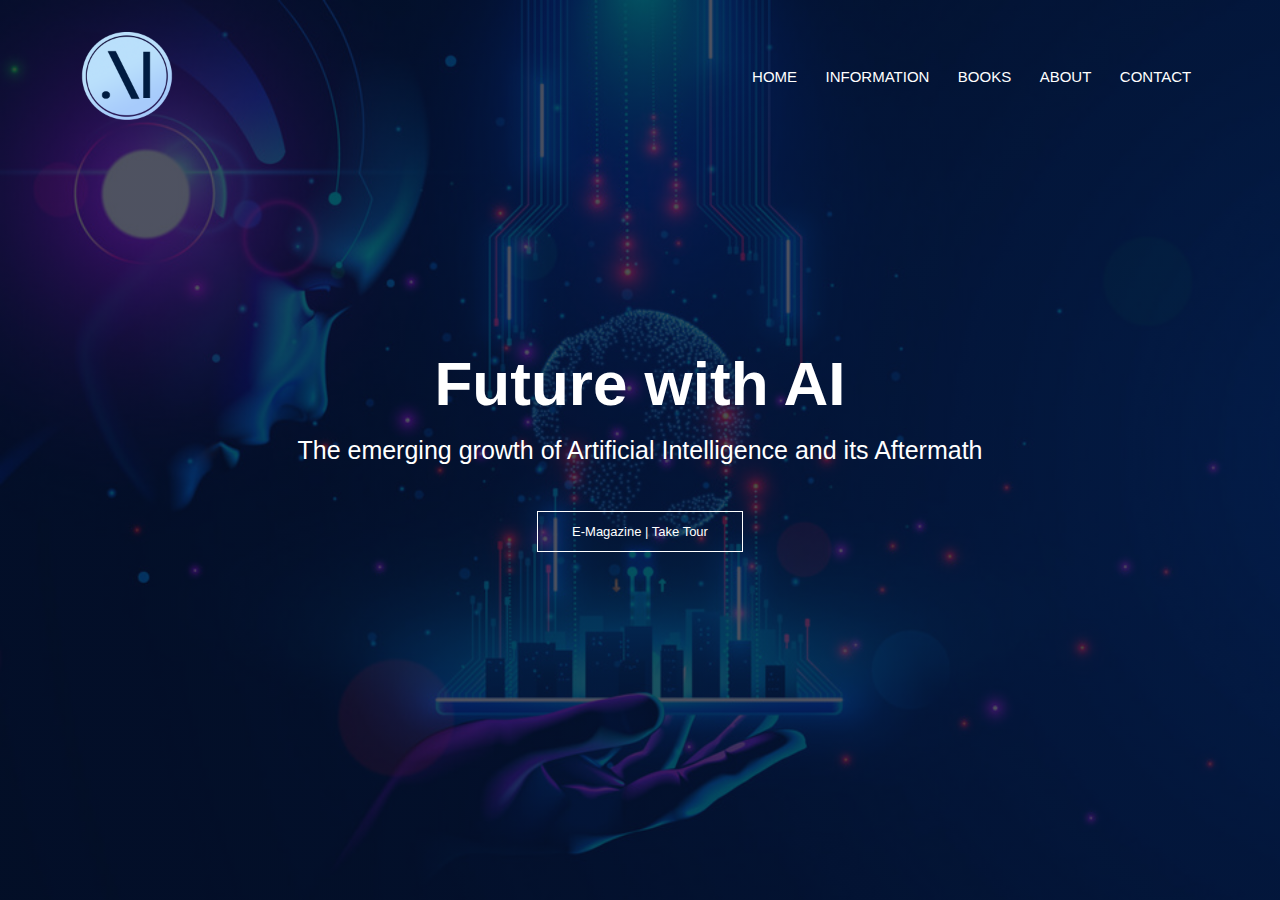
<file: index.html>
<!DOCTYPE html>
<html lang="en">
<head>
    <meta charset="UTF-8">
    <meta http-equiv="X-UA-Compatible" content="IE=edge">
    <meta name="viewport" content="width=device-width, initial-scale=1.0">
    <link href="https://cdn.jsdelivr.net/npm/bootstrap@5.3.0-alpha1/dist/css/bootstrap.min.css" rel="stylesheet" integrity="sha384-GLhlTQ8iRABdZLl6O3oVMWSktQOp6b7In1Zl3/Jr59b6EGGoI1aFkw7cmDA6j6gD" crossorigin="anonymous">
    <link rel="stylesheet" href="https://cdn.jsdelivr.net/npm/bootstrap-icons@1.10.3/font/bootstrap-icons.css">
    <title>Future with AI</title>
    <link rel="stylesheet" href="style.css">
</head>
<body>

    <section class="header">
        <nav>
            <a href="index.html"><img src="images/logo.png" height="100px" width="100px"></a>
            <div class="nav-links" id="navLinks">
                <!-- CLOSE ICON -->
                <i class="bi bi-x-circle-fill" style="color: white;" onclick="hideMenu()"></i>  
                <ul>
                    <li><a href="index.html">HOME</a></li>
                    <li><a href="information.html">INFORMATION</a></li>
                    <li><a href="book.html">BOOKS</a></li>
                    <li><a href="about.html">ABOUT</a></li>
                    <li><a href="feedback.html">CONTACT</a></li>
                </ul>
            </div>
            <!-- MENU ICON -->
            <i class="bi bi-list" style="color: white;" onclick="showMenu()"></i>
        </nav>
        
        <div class="text-box">
            <h1>Future with AI</h1>
            <p>The emerging growth of Artificial Intelligence and its Aftermath</p>
            <a href="information.html" class="open-btn">E-Magazine | Take Tour</a>

        </div>
    </section>


<!-- <div style="background-color: lightblue;"> -->


    <!-- INFORMATION-->
    <!-- <section class="information" id="information">
      <h1 class="t"> <b> ARTIFICIAL INTELLIGENCE</b></h1>
      <p>the theory and development of computer systems able to perform 
        tasks that normally require human intelligence, such as visual
        perception, speech recognition, decision-making, and translation
        between languages.</p>
       <center><a href="https://www.ibm.com/topics/artificial-intelligence" target="_blank" class="open-btn" style="color: black;">Read More</a></center><br><br> 
      
        <div class="row"> -->

        <!-- NARROW -->
          <!-- <div class="information-col">
            <b><h3>Artificial Narrow Intelligence</h3></b>
            <p> is defined as the goal-oriented version of AI designed to better 
              perform a single task such as tracking weather updates, generating 
              data science reports by analyzing raw data, or playing games such as
               poker, chess, etc. What is artificial narrow intelligence examples?
               Image result for artificial narrow intelligence
               Examples of narrow AI They are as follows: Image and facial recognition systems. 
               These systems, including those used by social media companies
                like Facebook and Google to automatically identify people in 
                photographs, are forms of weak AI. Chatbots and conversational 
                assistants.</p>
                <center><a href="https://www.engati.com/glossary/artificial-narrow-intelligence" target="_blank" class="open-btn" style="color: black;">Read More</a></center><br><br> 
          </div> -->

          <!-- GENERAL -->
          <!-- <div class="information-col">
           <b> <h3>Artificial General Intelligence</h3></b>
            <p> Artificial general intelligence (AGI) is the representation of
               generalized human cognitive abilities in software so that,
                faced with an unfamiliar task, the AGI system could find a 
                solution.AGI can plan, gain cognitive abilities, make judgments, 
              handle uncertain 
              situations, use prior knowledge in decision-making, or increase accuracy 
              with such a solid AI base. AGI can make it possible for machines to carry 
              out creative, imaginative, and innovative jobs. Achieving strong AI has 
              significant challenges.</p>
              <center><a href="https://www.techtarget.com/searchenterpriseai/definition/artificial-general-intelligence-AGI" target="_blank" class="open-btn" style="color: black;">Read More</a></center><br><br>
          </div> -->

          <!-- SUPER -->
          <!-- <div class="information-col">
            <b><h3>Artificial Super Intelligence</h3></b>
            <p> What is super artificial intelligence?
              Artificial superintelligence (ASI) entails having a software-based
               system with intellectual powers beyond those of humans across a 
               comprehensive range of categories and fields of endeavor. Thus, the
                simplest example of a superintelligence may be an emulated human
                 mind run on much faster hardware than the brain.</p>
                 <center><a href="https://www.spiceworks.com/tech/artificial-intelligence/articles/super-artificial-intelligence/" target="_blank" class="open-btn" style="color: black;">Read More</a></center>
                </div><br><br>
          
          
        </div> -->
        <!-- <center><a href="Index.html" class="open-btn" style="color: black;">Back to top</a></center>
    </section><br><br><br> -->

<!-- BOOK-->

<!-- <section class="book" id="Book">
    <h1> <b> BOOK SECTION </b></h1><br><br>
     Today’s media represents AI in many ways, both good and bad—from the fear of machines taking over all human jobs and portrayals of evil AIs via Hollywood to the much-lauded potential of curing cancer and making our lives easier. Of course, the truth is somewhere in between.
     While there are obviously valid concerns about how the future of artificial intelligence will play out (and the social implications), the reality is that the technology is currently used in companies across all industries.
      AI is used everywhere—IoT (Internet of Things) and home devices, commercial and industrial robots, autonomous vehicles, drones, digital assistants, and even wearables. And that’s just the start. AI will drive future user experiences that are immersive, continuous, ambient, and conversational. These conversational services (e.g., chatbots and virtual agents) are currently exploding, while AI will continue to improve these contextual experiences.
      It used to be that AI was quite expensive, and a luxury reserved for specific industries. Now it’s accessible for everyone in every industry, including you. We’ll cover the modern enterprise-level AI techniques available that allow you to both create models efficiently and implement them into your environment. While not meant as an in-depth technical guide, the book is intended as a starting point for your journey into learning more and building applications that implement AI.</p>
    <br>Today, the amount of data that is generated, by both humans and machines, far outpaces humans' ability to absorb, interpret, and make complex decisions based on that data. Artificial intelligence forms the basis for all computer learning and is the future of all complex decision making.


    <div class="row">
      <div class="book-col">
        <img src="images/book1.jpg">
        <div class="layer">
          <h3>
           <a href="https://read.amazon.com/kp/embed?linkCode=kpe&ref_=cm_sw_r_kb_dp_SDW0KRKQ3ZQT8MVTHH9T&asin=B00CQYAWRY&tag=kpembed-20&amazonDeviceType=A2CLFWBIMVSE9N&from=Bookcard&preview=newtab&reshareId=AYG1D2WVWPJ7MHR1RCTN&reshareChannel=system"
           target="_blank">Click to read</a> </h3>
        </div>
      </div>


      <div class="book-col">
        <img src="images/book2.jpg">
        <div class="layer">
          <h3>
            <a href="https://read.amazon.com/kp/embed?linkCode=kpe&ref_=cm_sw_r_kb_dp_YV1GD3FNSCR829FZ7J9G&asin=B09985PX3K&tag=kpembed-20&amazonDeviceType=A2CLFWBIMVSE9N&from=Bookcard&preview=newtab&reshareId=C81NQNDPZ1V4HE6Y4XYF&reshareChannel=system"
            target="_blank">Click to read</a> </h3>
        </div>
      </div>


      <div class="book-col">
        <img src="images/book3.jpg">
        <div class="layer">
          <h3>
            <a href="https://read.amazon.com/kp/embed?linkCode=kpe&ref_=cm_sw_r_kb_dp_P666S4KQMR6FMJEE6BJ0&asin=B07DPPM9C5&tag=kpembed-20&amazonDeviceType=A2CLFWBIMVSE9N&from=Bookcard&preview=newtab&reshareId=TCMSWH0RBY5MA68XSG0A&reshareChannel=system"
            target="_blank">Click to read</a> </h3>
        </div>
      </div>




      <div class="book-col">
        <img src="images/book4.jpg">
        <div class="layer"><h3>
          <a href="https://read.amazon.com/kp/embed?linkCode=kpe&ref_=cm_sw_r_kb_dp_3TMH5XTA391FQMNZXXZW&asin=B00LOOCGB2&tag=kpembed-20&amazonDeviceType=A2CLFWBIMVSE9N&from=Bookcard&preview=newtab&reshareId=HD0XR6XSXDWWFAFXCJNA&reshareChannel=system"
          target="_blank">Click to read</a> </h3>
        </div>
      </div>


      <div class="book-col">
        <img src="images/book5.jpg">
        <div class="layer">
          <h3>
            <a href="https://read.amazon.com/kp/embed?linkCode=kpe&ref_=cm_sw_r_kb_dp_6NTX4C32SER41ZPPP4KB&asin=B0795DNWCF&tag=kpembed-20&amazonDeviceType=A2CLFWBIMVSE9N&from=Bookcard&preview=newtab&reshareId=5ZJ4PH63DPST3DAZ9QRV&reshareChannel=system"
            target="_blank">Click to read</a> </h3>
        </div>
      </div>


      <div class="book-col">
        <img src="images/book6.jpg">
        <div class="layer">
          <h3>
            <a href="https://read.amazon.com/kp/embed?linkCode=kpe&ref_=cm_sw_r_kb_dp_J9ZD7JMGDVYTBYNG72RD&asin=B07H2M361D&tag=kpembed-20&amazonDeviceType=A2CLFWBIMVSE9N&from=Bookcard&preview=newtab&reshareId=829SD69AG25QQWD8RNM8&reshareChannel=system"
            target="_blank">Click to read</a> </h3>
        </div>
      </div>
    </div>


    <br><center><a href="Index.html" class="open-btn" style="color: black;">Back to top</a></center>
</section><br><br><br>  -->



<!-- ABOUT -->
<!-- <div class="about" id="about">
    <h1> <b> ABOUT US </b></h1>
    <p>Lorem ipsum dolor sit amet consectetur adipisicing elit. Quis,
       repellat officia quidem, dicta natus cum nemo a quisquam neque 
       ad minus, tempora atque ipsum voluptate ipsa laboriosam 
       eveniet? Perspiciatis, molestias.</p>
    
       <div class="row">

        <div class="about-col">
          <img src="images/tech.png">
          <h3>FUTURE WITH ARTIFICIAL INTELLIGENCE</h3>
          <p>Lorem ipsum dolor sit amet consectetur adipisicing elit. Quis,
            repellat officia quidem, dicta natus cum nemo a quisquam neque 
            ad minus, tempora atque ipsum voluptate ipsa laboriosam 
            eveniet? Perspiciatis, molestias.</p>
        </div>

        <div class="about-col">
          <img src="images/aa.jpg">
          <h3>MACHINERY / ROBOT</h3>
          <p>Lorem ipsum dolor sit amet consectetur adipisicing elit. Quis,
            repellat officia quidem, dicta natus cum nemo a quisquam neque 
            ad minus, tempora atque ipsum voluptate ipsa laboriosam 
            eveniet? Perspiciatis, molestias.</p>
        </div>

        <div class="about-col">
          <img src="images/open.png">
          <h3>OPEN AI</h3>
          <p>Lorem ipsum dolor sit amet consectetur adipisicing elit. Quis,
            repellat officia quidem, dicta natus cum nemo a quisquam neque 
            ad minus, tempora atque ipsum voluptate ipsa laboriosam 
            eveniet? Perspiciatis, molestias.</p>
        </div>

       </div>

       <center><a href="Index.html" class="open-btn" style="color: black;">Back to top</a></center>
</div> -->



<!-- COMMENTS -->
<!-- <div class="comment">
  <h1>FEEDBACKS</h1>
  <p>What are your opinion regarding the Artificial Intelligence</p>
 
 <div class="row">
  <div class="comment-col">
      <img src="images/user.png">
      <div>
        <p>Lorem ipsum dolor sit amet consectetur adipisicing elit. Aliquid, 
          beatae facere. Cum commodi eaque ipsum. Ipsum exercitationem omnis
           nemo similique enim nam? Delectus, rem minus quis voluptatum officiis 
           nostrum impedit.</p>
          <h3>Sofiya Hadasa</h3>
      </div>
  </div>

  <div class="comment-col">
    <img src="images/user.png">
    <div>
      <p>Lorem ipsum dolor sit amet consectetur adipisicing elit. Aliquid, 
        beatae facere. Cum commodi eaque ipsum. Ipsum exercitationem omnis
         nemo similique enim nam? Delectus, rem minus quis voluptatum officiis 
         nostrum impedit.</p>
        <h3>Tristan Montemayor</h3>
    </div>
</div>
</div>
</div>



<section class="feedback">
    <h1>Let us know what are your thoughts.</h1>
    <a href="" class="open-btn">CONTACT US</a>
</section>
 -->


<!-- FOOTER -->
  <!-- <section class="footer">
    <h4>About Us</h4>
    <p>Lorem ipsum dolor sit amet consectetur adipisicing elit. Aliquid, 
      beatae facere. Cum commodi eaque ipsum. <br> Ipsum exercitationem omnis
       nemo similique enim nam? Delectus, rem minus quis voluptatum officiis 
       nostrum impedit.</p>

       <div class="icon">
        <i class="bi bi-facebook"></i>
        <i class="bi bi-twitter"></i>
        <i class="bi bi-instagram"></i>
        <i class="bi bi-tiktok"></i>
       </div>
       <p>Mariyah Ysabelle, 2023</p>
  </section>
 -->














<!-- JAVASCRIPT FOR MENU -->
    <script> 
        navLinks = document.getElementById("navLinks");

        function showMenu(){
            navLinks.style.right = "0";
        }

        function hideMenu(){
            navLinks.style.right = "-200px";
        }
    </script>



    <script src="https://cdn.jsdelivr.net/npm/bootstrap@5.3.0-alpha1/dist/js/bootstrap.bundle.min.js" integrity="sha384-w76AqPfDkMBDXo30jS1Sgez6pr3x5MlQ1ZAGC+nuZB+EYdgRZgiwxhTBTkF7CXvN" crossorigin="anonymous"></script>
</body>
</html>
</file>
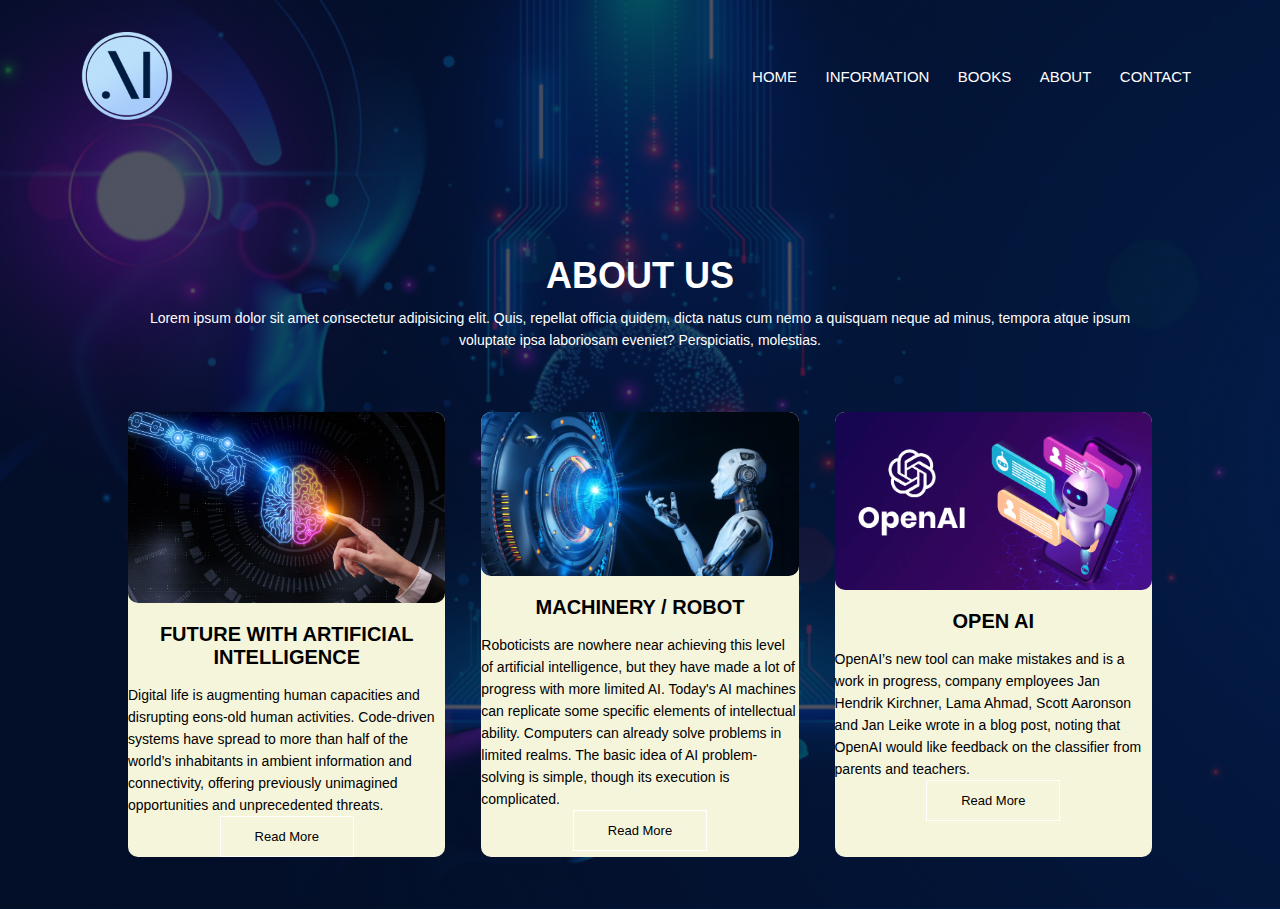
<file: about.html>
<!DOCTYPE html>
<html lang="en">
<head>
    <meta charset="UTF-8">
    <meta http-equiv="X-UA-Compatible" content="IE=edge">
    <meta name="viewport" content="width=device-width, initial-scale=1.0">
    <link href="https://cdn.jsdelivr.net/npm/bootstrap@5.3.0-alpha1/dist/css/bootstrap.min.css" rel="stylesheet" integrity="sha384-GLhlTQ8iRABdZLl6O3oVMWSktQOp6b7In1Zl3/Jr59b6EGGoI1aFkw7cmDA6j6gD" crossorigin="anonymous">
    <link rel="stylesheet" href="https://cdn.jsdelivr.net/npm/bootstrap-icons@1.10.3/font/bootstrap-icons.css">
    <title>About</title>
    <link rel="stylesheet" href="style.css">
</head>
<body>

    <section class="header">
        <nav>
            <a href="index.html"><img src="images/logo.png" height="100px" width="100px"></a>
            <div class="nav-links" id="navLinks">
                <!-- CLOSE ICON -->
                <i class="bi bi-x-circle-fill" style="color: white;" onclick="hideMenu()"></i>  
                <ul>
                    <li><a href="index.html">HOME</a></li>
                    <li><a href="information.html">INFORMATION</a></li>
                    <li><a href="book.html">BOOKS</a></li>
                    <li><a href="about.html">ABOUT</a></li>
                    <li><a href="feedback.html">CONTACT</a></li>
                </ul>
            </div>
            <!-- MENU ICON -->
            <i class="bi bi-list" style="color: white;" onclick="showMenu()"></i>
        </nav>
        




<!-- ABOUT -->
<div class="about" id="about" >
    <h1 style="color: white;"> <b> ABOUT US </b></h1>
    <p style="color: white;">Lorem ipsum dolor sit amet consectetur adipisicing elit. Quis,
       repellat officia quidem, dicta natus cum nemo a quisquam neque 
       ad minus, tempora atque ipsum voluptate ipsa laboriosam 
       eveniet? Perspiciatis, molestias.</p>
    
       <div class="row">

        <div class="about-col" style="background-color: beige;">
          <img src="images/tech.png">
          <h3 >FUTURE WITH ARTIFICIAL INTELLIGENCE</h3>
          <p >Digital life is augmenting human capacities and disrupting eons-old human
             activities. Code-driven systems have spread to more than half of the world’s inhabitants in ambient
              information and connectivity, offering previously unimagined opportunities and unprecedented threats.
              </p>
            <center><a href="https://www.pewresearch.org/internet/2018/12/10/artificial-intelligence-and-the-future-of-humans/" target="_blank" class="open-btn" style="color: black;">Read More</a></center>
        </div>

        <div class="about-col" style="background-color: beige;">
          <img src="images/aa.jpg">
          <h3 >MACHINERY / ROBOT</h3>
          <p >Roboticists are nowhere near achieving this level of artificial intelligence, but they have made a lot of progress with more limited AI. Today's AI
             machines can replicate some specific elements of intellectual ability.
            Computers can already solve problems in limited realms. The basic idea of AI
             problem-solving is simple, though its execution is complicated.  </p>
            <center><a href="https://science.howstuffworks.com/robot6.htm" target="_blank" class="open-btn" style="color: black;">Read More</a></center>
        </div>

        <div class="about-col" style="background-color: beige;">
          <img src="images/open.png">
          <h3>OPEN AI</h3>
          <p >OpenAI’s new tool can make mistakes and is a work in progress, company employees Jan 
            Hendrik Kirchner, Lama Ahmad, Scott Aaronson and Jan Leike wrote in a blog post, noting that OpenAI would like 
            feedback on the classifier from parents and teachers.</p>
            <center><a href="https://www.cnbc.com/2023/01/31/openai-launches-classifier-for-text-written-by-ai-after-chatgpt-buzz.html" target="_blank" class="open-btn" style="color: black;">Read More</a></center>
        </div>

       </div>

      
</div>







        </div>
    </section>

    

<!-- JAVASCRIPT FOR MENU -->
<script> 
    navLinks = document.getElementById("navLinks");

    function showMenu(){
        navLinks.style.right = "0";
    }

    function hideMenu(){
        navLinks.style.right = "-200px";
    }
</script>



<script src="https://cdn.jsdelivr.net/npm/bootstrap@5.3.0-alpha1/dist/js/bootstrap.bundle.min.js" integrity="sha384-w76AqPfDkMBDXo30jS1Sgez6pr3x5MlQ1ZAGC+nuZB+EYdgRZgiwxhTBTkF7CXvN" crossorigin="anonymous"></script>
</body>
</html>
</file>
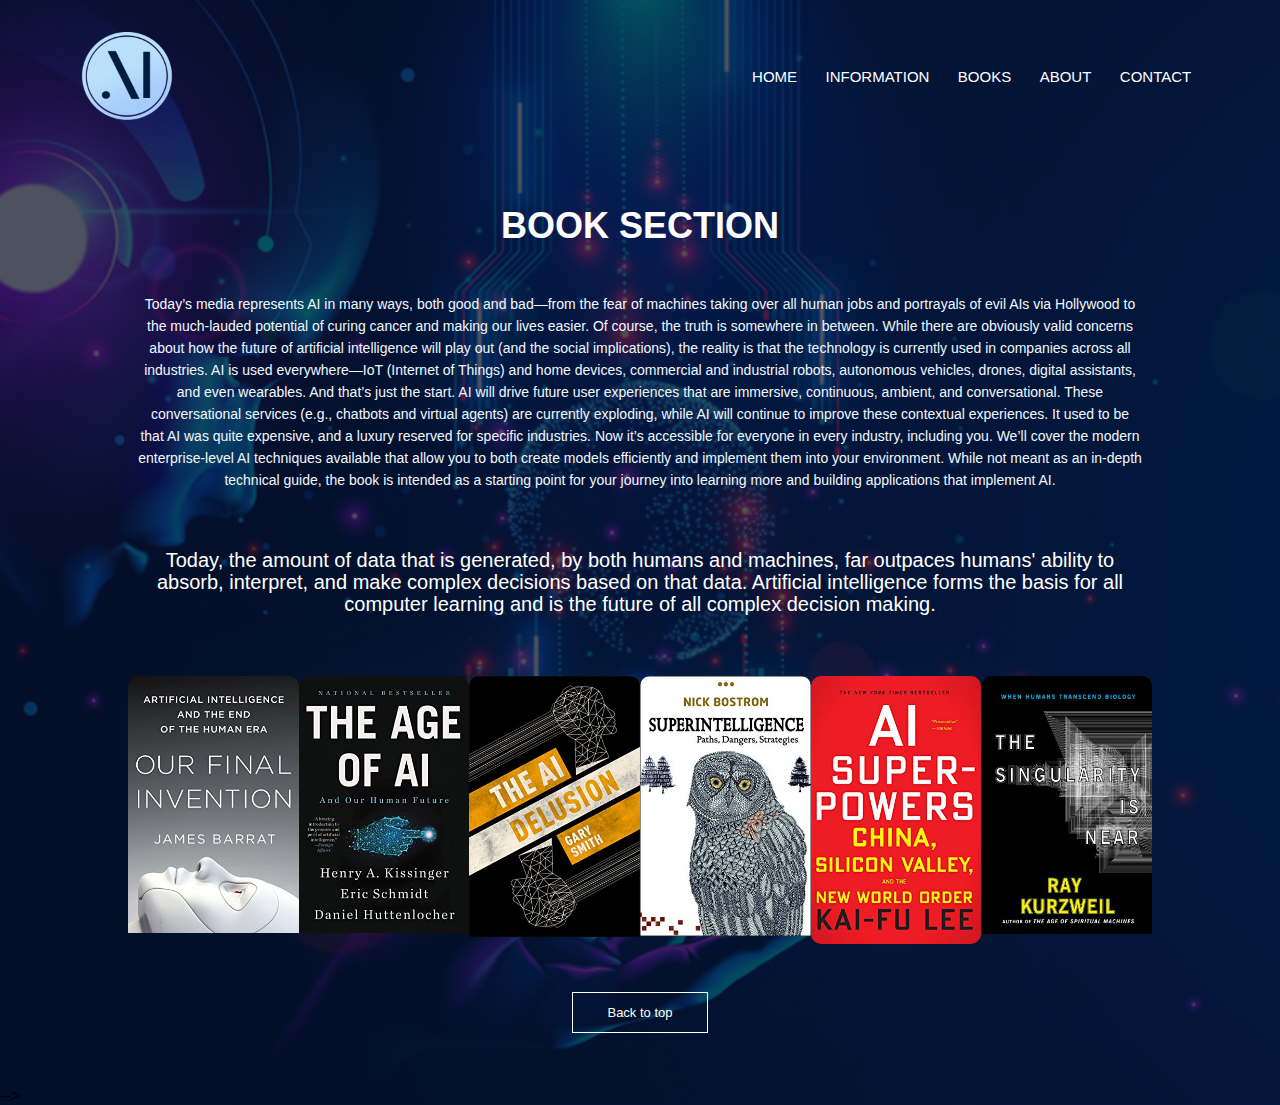
<file: book.html>
<!DOCTYPE html>
<html lang="en">
<head>
    <meta charset="UTF-8">
    <meta http-equiv="X-UA-Compatible" content="IE=edge">
    <meta name="viewport" content="width=device-width, initial-scale=1.0">
    <link href="https://cdn.jsdelivr.net/npm/bootstrap@5.3.0-alpha1/dist/css/bootstrap.min.css" rel="stylesheet" integrity="sha384-GLhlTQ8iRABdZLl6O3oVMWSktQOp6b7In1Zl3/Jr59b6EGGoI1aFkw7cmDA6j6gD" crossorigin="anonymous">
    <link rel="stylesheet" href="https://cdn.jsdelivr.net/npm/bootstrap-icons@1.10.3/font/bootstrap-icons.css">
    <title>Book</title>
    <link rel="stylesheet" href="style.css">
</head>
<body>

    <section class="header">
        <nav>
            <a href="index.html"><img src="images/logo.png" height="100px" width="100px"></a>
            <div class="nav-links" id="navLinks">
                <!-- CLOSE ICON -->
                <i class="bi bi-x-circle-fill" style="color: white;" onclick="hideMenu()"></i>  
                <ul>
                    <li><a href="index.html">HOME</a></li>
                    <li><a href="information.html">INFORMATION</a></li>
                    <li><a href="book.html">BOOKS</a></li>
                    <li><a href="about.html">ABOUT</a></li>
                    <li><a href="feedback.html">CONTACT</a></li>
                </ul>
            </div>
            <!-- MENU ICON -->
            <i class="bi bi-list" style="color: white;" onclick="showMenu()"></i>
        </nav>
        




<!-- BOOK-->

<section class="book" id="Book">
    <h1 style="color: white; " > <b> BOOK SECTION </b></h1><br><br>
    <p style="color: aliceblue;"> Today’s media represents AI in many ways, both good and bad—from the fear of machines taking over all human jobs and portrayals of evil AIs via Hollywood to the much-lauded potential of curing cancer and making our lives easier. Of course, the truth is somewhere in between.
     While there are obviously valid concerns about how the future of artificial intelligence will play out (and the social implications), the reality is that the technology is currently used in companies across all industries.
      AI is used everywhere—IoT (Internet of Things) and home devices, commercial and industrial robots, autonomous vehicles, drones, digital assistants, and even wearables. And that’s just the start. AI will drive future user experiences that are immersive, continuous, ambient, and conversational. These conversational services (e.g., chatbots and virtual agents) are currently exploding, while AI will continue to improve these contextual experiences.
      It used to be that AI was quite expensive, and a luxury reserved for specific industries. Now it’s accessible for everyone in every industry, including you. We’ll cover the modern enterprise-level AI techniques available that allow you to both create models efficiently and implement them into your environment. While not meant as an in-depth technical guide, the book is intended as a starting point for your journey into learning more and building applications that implement AI.</p>
    </p><br> <p style="color: white; font-size: 20px"> Today, the amount of data that is generated, by both humans and machines, far outpaces humans' ability to absorb, interpret, and make complex decisions based on that data. Artificial intelligence forms the basis for all computer learning and is the future of all complex decision making.
    </p>

    <div class="row">
      <div class="book-col">
        <img src="images/book1.jpg">
        <div class="layer">
          <h3>
           <a href="https://read.amazon.com/kp/embed?linkCode=kpe&ref_=cm_sw_r_kb_dp_SDW0KRKQ3ZQT8MVTHH9T&asin=B00CQYAWRY&tag=kpembed-20&amazonDeviceType=A2CLFWBIMVSE9N&from=Bookcard&preview=newtab&reshareId=AYG1D2WVWPJ7MHR1RCTN&reshareChannel=system"
           target="_blank">Click to read</a> </h3>
        </div>
      </div>


      <div class="book-col">
        <img src="images/book2.jpg">
        <div class="layer">
          <h3>
            <a href="https://read.amazon.com/kp/embed?linkCode=kpe&ref_=cm_sw_r_kb_dp_YV1GD3FNSCR829FZ7J9G&asin=B09985PX3K&tag=kpembed-20&amazonDeviceType=A2CLFWBIMVSE9N&from=Bookcard&preview=newtab&reshareId=C81NQNDPZ1V4HE6Y4XYF&reshareChannel=system"
            target="_blank">Click to read</a> </h3>
        </div>
      </div>


      <div class="book-col">
        <img src="images/book3.jpg">
        <div class="layer">
          <h3>
            <a href="https://read.amazon.com/kp/embed?linkCode=kpe&ref_=cm_sw_r_kb_dp_P666S4KQMR6FMJEE6BJ0&asin=B07DPPM9C5&tag=kpembed-20&amazonDeviceType=A2CLFWBIMVSE9N&from=Bookcard&preview=newtab&reshareId=TCMSWH0RBY5MA68XSG0A&reshareChannel=system"
            target="_blank">Click to read</a> </h3>
        </div>
      </div>




      <div class="book-col">
        <img src="images/book4.jpg">
        <div class="layer"><h3>
          <a href="https://read.amazon.com/kp/embed?linkCode=kpe&ref_=cm_sw_r_kb_dp_3TMH5XTA391FQMNZXXZW&asin=B00LOOCGB2&tag=kpembed-20&amazonDeviceType=A2CLFWBIMVSE9N&from=Bookcard&preview=newtab&reshareId=HD0XR6XSXDWWFAFXCJNA&reshareChannel=system"
          target="_blank">Click to read</a> </h3>
        </div>
      </div>


      <div class="book-col">
        <img src="images/book5.jpg">
        <div class="layer">
          <h3>
            <a href="https://read.amazon.com/kp/embed?linkCode=kpe&ref_=cm_sw_r_kb_dp_6NTX4C32SER41ZPPP4KB&asin=B0795DNWCF&tag=kpembed-20&amazonDeviceType=A2CLFWBIMVSE9N&from=Bookcard&preview=newtab&reshareId=5ZJ4PH63DPST3DAZ9QRV&reshareChannel=system"
            target="_blank">Click to read</a> </h3>
        </div>
      </div>


      <div class="book-col">
        <img src="images/book6.jpg">
        <div class="layer">
          <h3>
            <a href="https://read.amazon.com/kp/embed?linkCode=kpe&ref_=cm_sw_r_kb_dp_J9ZD7JMGDVYTBYNG72RD&asin=B07H2M361D&tag=kpembed-20&amazonDeviceType=A2CLFWBIMVSE9N&from=Bookcard&preview=newtab&reshareId=829SD69AG25QQWD8RNM8&reshareChannel=system"
            target="_blank">Click to read</a> </h3>
        </div>
      </div>
    </div>


    <br><center><a href="book.html" class="open-btn">Back to top</a></center>
</section><br><br><br> -->







        </div>
    </section>

    

<!-- JAVASCRIPT FOR MENU -->
<script> 
    navLinks = document.getElementById("navLinks");

    function showMenu(){
        navLinks.style.right = "0";
    }

    function hideMenu(){
        navLinks.style.right = "-200px";
    }
</script>



<script src="https://cdn.jsdelivr.net/npm/bootstrap@5.3.0-alpha1/dist/js/bootstrap.bundle.min.js" integrity="sha384-w76AqPfDkMBDXo30jS1Sgez6pr3x5MlQ1ZAGC+nuZB+EYdgRZgiwxhTBTkF7CXvN" crossorigin="anonymous"></script>
</body>
</html>
</file>
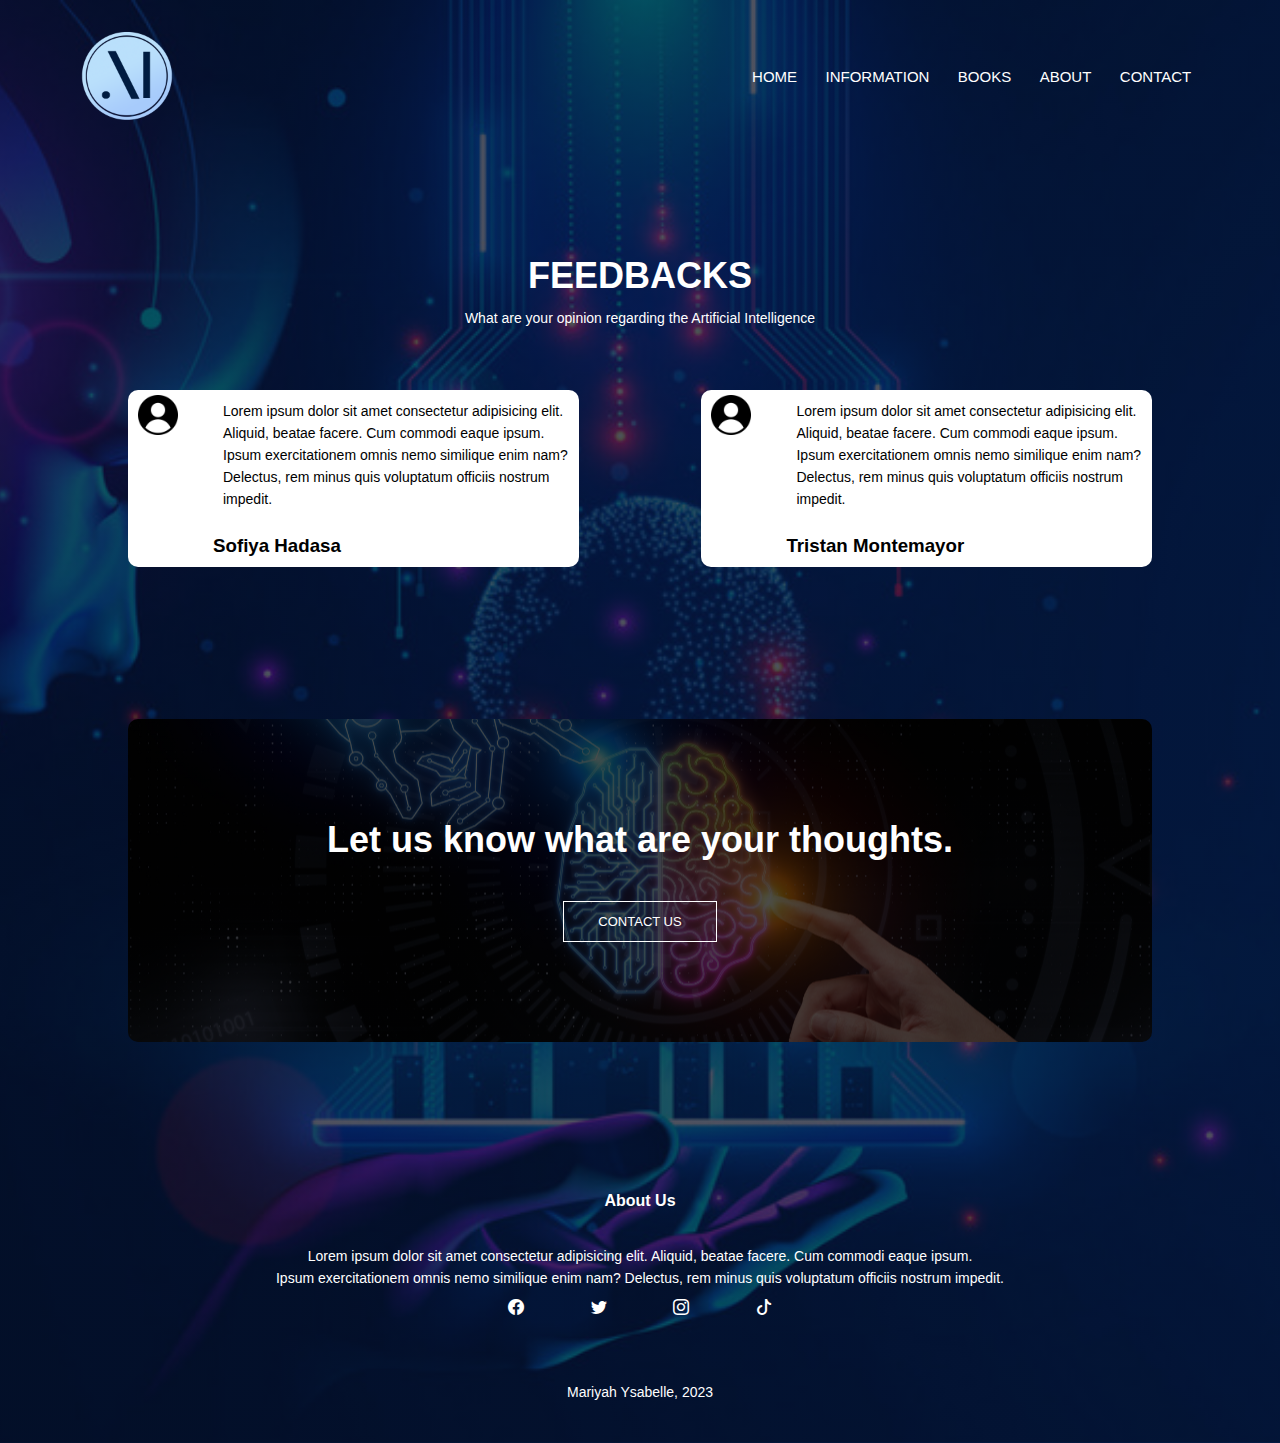
<file: feedback.html>
<!DOCTYPE html>
<html lang="en">
<head>
    <meta charset="UTF-8">
    <meta http-equiv="X-UA-Compatible" content="IE=edge">
    <meta name="viewport" content="width=device-width, initial-scale=1.0">
    <link href="https://cdn.jsdelivr.net/npm/bootstrap@5.3.0-alpha1/dist/css/bootstrap.min.css" rel="stylesheet" integrity="sha384-GLhlTQ8iRABdZLl6O3oVMWSktQOp6b7In1Zl3/Jr59b6EGGoI1aFkw7cmDA6j6gD" crossorigin="anonymous">
    <link rel="stylesheet" href="https://cdn.jsdelivr.net/npm/bootstrap-icons@1.10.3/font/bootstrap-icons.css">
    <title>Feedback</title>
    <link rel="stylesheet" href="style.css">
</head>
<body>

    <section class="header">
        <nav>
            <a href="index.html"><img src="images/logo.png" height="100px" width="100px"></a>
            <div class="nav-links" id="navLinks">
                <!-- CLOSE ICON -->
                <i class="bi bi-x-circle-fill" style="color: white;" onclick="hideMenu()"></i>  
                <ul>
                    <li><a href="index.html">HOME</a></li>
                    <li><a href="information.html">INFORMATION</a></li>
                    <li><a href="book.html">BOOKS</a></li>
                    <li><a href="about.html">ABOUT</a></li>
                    <li><a href="feedback.html">CONTACT</a></li>
                </ul>
            </div>
            <!-- MENU ICON -->
            <i class="bi bi-list" style="color: white;" onclick="showMenu()"></i>
        </nav>
        



<!-- COMMENTS -->
<div class="comment">
    <h1 style="color: white;">FEEDBACKS</h1>
    <p style="color: white;">What are your opinion regarding the Artificial Intelligence</p>
   
   <div class="row">
    <div class="comment-col">
        <img src="images/user.png">
        <div>
          <p>Lorem ipsum dolor sit amet consectetur adipisicing elit. Aliquid, 
            beatae facere. Cum commodi eaque ipsum. Ipsum exercitationem omnis
             nemo similique enim nam? Delectus, rem minus quis voluptatum officiis 
             nostrum impedit.</p>
            <h3>Sofiya Hadasa</h3>
        </div>
    </div>
  
    <div class="comment-col">
      <img src="images/user.png">
      <div>
        <p>Lorem ipsum dolor sit amet consectetur adipisicing elit. Aliquid, 
          beatae facere. Cum commodi eaque ipsum. Ipsum exercitationem omnis
           nemo similique enim nam? Delectus, rem minus quis voluptatum officiis 
           nostrum impedit.</p>
          <h3>Tristan Montemayor</h3>
      </div>
  </div>
  </div>
  </div>
  
  
  
  <section class="feedback">
      <h1 style="color: white;">Let us know what are your thoughts.</h1>
      <a href="" class="open-btn">CONTACT US</a>
  </section>
  
  
  
  <!-- FOOTER -->
    <section class="footer">
      <h4 style="color: white;">About Us</h4>
      <p style="color: white;">Lorem ipsum dolor sit amet consectetur adipisicing elit. Aliquid, 
        beatae facere. Cum commodi eaque ipsum. <br> Ipsum exercitationem omnis
         nemo similique enim nam? Delectus, rem minus quis voluptatum officiis 
         nostrum impedit.</p>
  
         <div class="icon">
          <a href="https://web.facebook.com/"><i class="bi bi-facebook"></i></a>
          <a href="https://web.twitter.com/"><i class="bi bi-twitter"></i></a>
          <a href="https://web.instagram.com/"><i class="bi bi-instagram"></i></a>
          <a href="https://web.ftiktok.com/"><i class="bi bi-tiktok"></i></a>
          </div><br><br><br>
         <p style="color: white;">Mariyah Ysabelle, 2023</p>
    </section>
  
  
  







        </div>
    </section>

    

<!-- JAVASCRIPT FOR MENU -->
<script> 
    navLinks = document.getElementById("navLinks");

    function showMenu(){
        navLinks.style.right = "0";
    }

    function hideMenu(){
        navLinks.style.right = "-200px";
    }
</script>



<script src="https://cdn.jsdelivr.net/npm/bootstrap@5.3.0-alpha1/dist/js/bootstrap.bundle.min.js" integrity="sha384-w76AqPfDkMBDXo30jS1Sgez6pr3x5MlQ1ZAGC+nuZB+EYdgRZgiwxhTBTkF7CXvN" crossorigin="anonymous"></script>
</body>
</html>
</file>
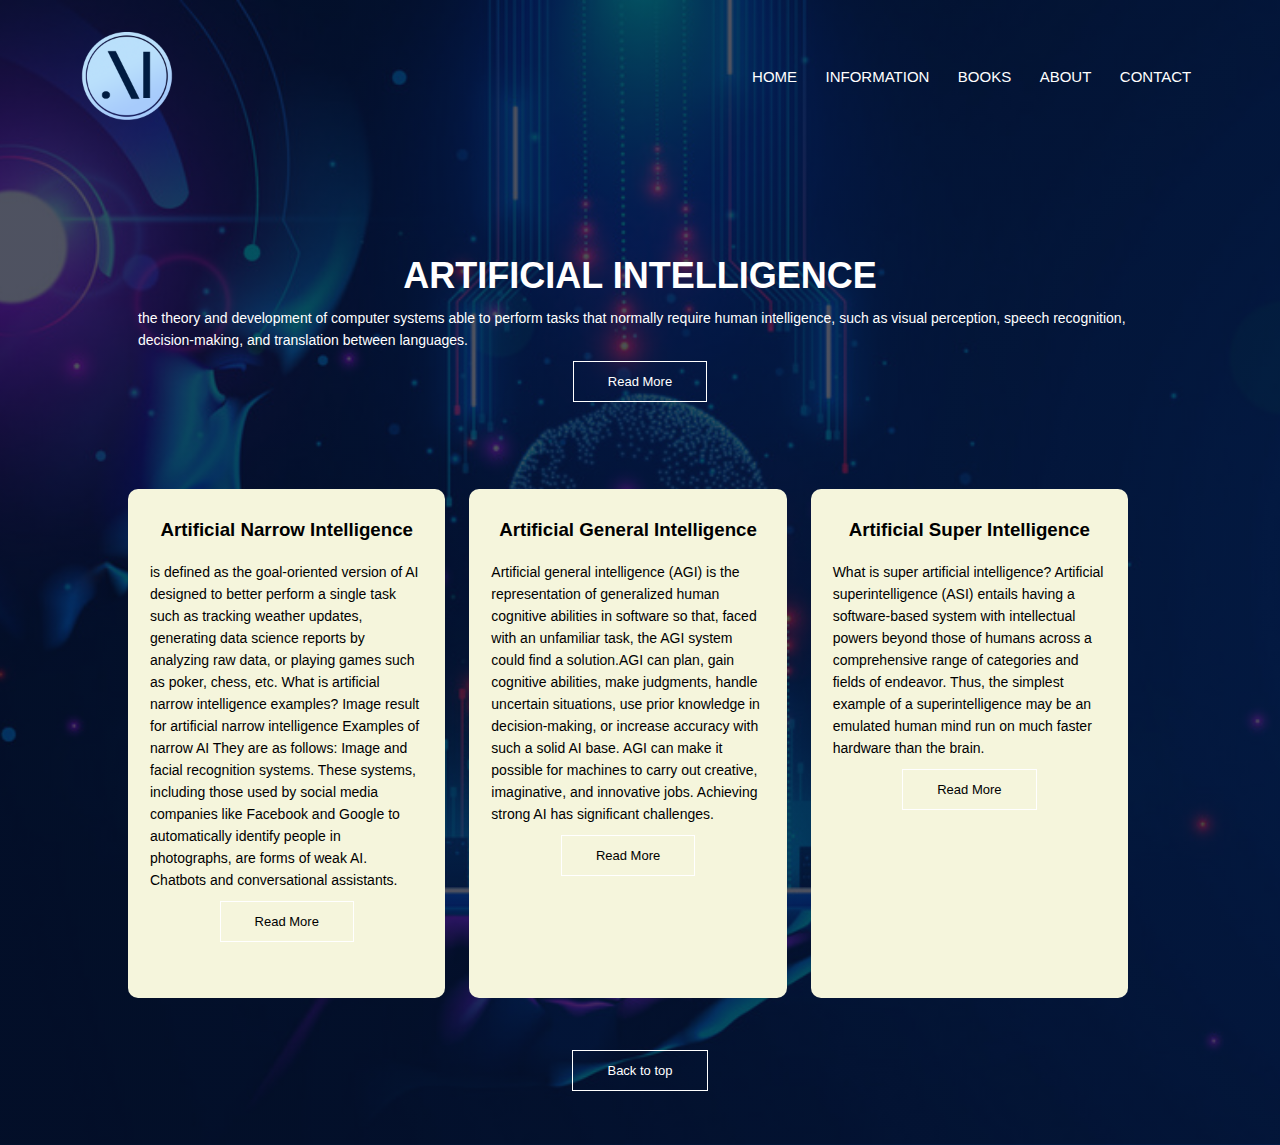
<file: information.html>
<!DOCTYPE html>
<html lang="en">
<head>
    <meta charset="UTF-8">
    <meta http-equiv="X-UA-Compatible" content="IE=edge">
    <meta name="viewport" content="width=device-width, initial-scale=1.0">
    <link href="https://cdn.jsdelivr.net/npm/bootstrap@5.3.0-alpha1/dist/css/bootstrap.min.css" rel="stylesheet" integrity="sha384-GLhlTQ8iRABdZLl6O3oVMWSktQOp6b7In1Zl3/Jr59b6EGGoI1aFkw7cmDA6j6gD" crossorigin="anonymous">
    <link rel="stylesheet" href="https://cdn.jsdelivr.net/npm/bootstrap-icons@1.10.3/font/bootstrap-icons.css">
    <title> Information</title>
    <link rel="stylesheet" href="style.css">
</head>
<body>

    <section class="header">
        <nav>
            <a href="index.html"><img src="images/logo.png" height="100px" width="100px"></a>
            <div class="nav-links" id="navLinks">
                <!-- CLOSE ICON -->
                <i class="bi bi-x-circle-fill" style="color: white;" onclick="hideMenu()"></i>  
                <ul>
                    <li><a href="index.html">HOME</a></li>
                    <li><a href="information.html">INFORMATION</a></li>
                    <li><a href="book.html">BOOKS</a></li>
                    <li><a href="about.html">ABOUT</a></li>
                    <li><a href="feedback.html">CONTACT</a></li>
                </ul>
            </div>
            <!-- MENU ICON -->
            <i class="bi bi-list" style="color: white;" onclick="showMenu()"></i>
        </nav>
        


    <!-- INFORMATION-->
    <section class="information" id="information">
        <h1 class="t" style="color: white;"> <b> ARTIFICIAL INTELLIGENCE</b></h1>
        <p style="color: white;">the theory and development of computer systems able to perform 
          tasks that normally require human intelligence, such as visual
          perception, speech recognition, decision-making, and translation
          between languages.</p>
         <center><a href="https://www.ibm.com/topics/artificial-intelligence" target="_blank" class="open-btn">Read More</a></center><br><br> 
        
          <div class="row">
  
          <!-- NARROW -->
            <div class="information-col">
              <b><h3>Artificial Narrow Intelligence</h3></b>
              <p> is defined as the goal-oriented version of AI designed to better 
                perform a single task such as tracking weather updates, generating 
                data science reports by analyzing raw data, or playing games such as
                 poker, chess, etc. What is artificial narrow intelligence examples?
                 Image result for artificial narrow intelligence
                 Examples of narrow AI They are as follows: Image and facial recognition systems. 
                 These systems, including those used by social media companies
                  like Facebook and Google to automatically identify people in 
                  photographs, are forms of weak AI. Chatbots and conversational 
                  assistants.</p>
                  <center><a href="https://www.engati.com/glossary/artificial-narrow-intelligence" target="_blank" class="open-btn" style="color: black;">Read More</a></center><br><br> 
            </div>
  
            <!-- GENERAL -->
            <div class="information-col">
             <b> <h3>Artificial General Intelligence</h3></b>
              <p> Artificial general intelligence (AGI) is the representation of
                 generalized human cognitive abilities in software so that,
                  faced with an unfamiliar task, the AGI system could find a 
                  solution.AGI can plan, gain cognitive abilities, make judgments, 
                handle uncertain 
                situations, use prior knowledge in decision-making, or increase accuracy 
                with such a solid AI base. AGI can make it possible for machines to carry 
                out creative, imaginative, and innovative jobs. Achieving strong AI has 
                significant challenges.</p>
                <center><a href="https://www.techtarget.com/searchenterpriseai/definition/artificial-general-intelligence-AGI" target="_blank" class="open-btn" style="color: black;">Read More</a></center><br><br>
            </div>
  
            <!-- SUPER -->
            <div class="information-col">
              <b><h3>Artificial Super Intelligence</h3></b>
              <p> What is super artificial intelligence?
                Artificial superintelligence (ASI) entails having a software-based
                 system with intellectual powers beyond those of humans across a 
                 comprehensive range of categories and fields of endeavor. Thus, the
                  simplest example of a superintelligence may be an emulated human
                   mind run on much faster hardware than the brain.</p>
                   <center><a href="https://www.spiceworks.com/tech/artificial-intelligence/articles/super-artificial-intelligence/" target="_blank" class="open-btn" style="color: black;">Read More</a></center>
                  </div><br><br>
            
            
          </div>
          <center><a href="information.html" class="open-btn">Back to top</a></center>
      </section><br><br><br>
  






        </div>
    </section>




    

<!-- JAVASCRIPT FOR MENU -->
<script> 
    navLinks = document.getElementById("navLinks");

    function showMenu(){
        navLinks.style.right = "0";
    }

    function hideMenu(){
        navLinks.style.right = "-200px";
    }
</script>

<script src="https://cdn.jsdelivr.net/npm/bootstrap@5.3.0-alpha1/dist/js/bootstrap.bundle.min.js" integrity="sha384-w76AqPfDkMBDXo30jS1Sgez6pr3x5MlQ1ZAGC+nuZB+EYdgRZgiwxhTBTkF7CXvN" crossorigin="anonymous"></script>
</body>
</html>
</file>
<file: style.css>
*{
    margin: 0;
    padding: 0;
    font-family: Arial, Helvetica, sans-serif;
}

.header{
    min-height: 100vh;
    width: 100%;
    background-image: linear-gradient(rgba(4,9,30,0.7),rgba(4,9,30,0.7)),url(images/background.jpg);
    background-position: center;
    background-size: cover;
    position: relative;
}

nav{
    display: flex;
    padding: 2% 6%;
    justify-content: space-between;
    align-items: center;
}


.nav-links{
    
    flex: 1;
    text-align: right;
}

.nav-links ul li{
  
    list-style: none;
    display: inline-block;
    padding: 8px 12px;
    position: relative;
}

.nav-links ul li a{
    color: #fff;
    text-decoration: none;
    font-size: 15px;
}

.nav-links ul li::after{
    content: '';
    width: 0%;
    height: 2px;
    background: #6c124c;
    display: block;
    margin: auto;
}

.nav-links ul li:hover::after{
    width: 100%;
}

.text-box{
    width: 90%;
    color: #fff;
    position: absolute;
    top: 50%;
    left: 50%;
    transform: translate(-50%,-50%);
    text-align: center; 
}

.text-box h1{
    font-size: 62px;
}

.text-box p{
    font-size: 25px;
    margin: 10px 0 40px;
    color: #fff;
}

.open-btn{
    display: inline-block;
    text-decoration: none;
    color: #fff;
    border: 1px solid #fff;
    padding: 12px 34px;
    font-size: 13px;
    background: transparent;
    position: relative;
    cursor: pointer;
}

.open-btn:hover{
    border: 1px solid #6c124c; 
    background-color: #6c124c;
    transition: 1s;
}

nav .bi{
    display: none;
}

/* MOBILE SCREEN */
@media (max-width: 600px){
    .text-box h1{
        font-size: 40px;
    }

    .text-box p{
        font-size: 22px;
    }

    .nav-links ul li{
        display: block;
    }

    .nav-links{
        background-color: darkslategray;
        position: absolute;
        height: 100vh;
        width: 200px;
        top: 0;
        right: -200px;
        text-align: left;
        z-index: 2;
        transition: 1s; /*tung sa TOGGLE*/
    }

    nav .bi{
        display: block; /*VISIBLLE*/
        color: #fff;
        margin: 10px;
        font-size: 22px;
        cursor: pointer;
    }
    
    .nav-links ul{
        padding: 20px;
    }

} 



/* INFORMATION */

.t{
    text-align: center;

}

.information{
    width: 80%;
    margin: auto;
    padding-top: 100px;
}

h1{
    font-size: 36px;
    font-weight: 600;
}

p{
    color: #000000;
    font-size: 14px;
    font-weight: 300;
    line-height: 22px;
    padding: 10px;
}

.row{
    margin-top: 5%;
    display: flex;
    justify-content: space-between;
}

.information-col{
    flex-basis: 31%;
    background-color: beige;
    border-radius: 10px;
    margin-bottom: 5%;
    padding: 20px 12px;
    box-sizing: border-box;
    transition: 0.5s;
}

h3{
    text-align: center;
    font-weight: 600;
    margin: 10px 0;
}

.information-col:hover{
    box-shadow: 0 0 20px 0 rgba(0,0,0,0.2);
}


/* media screen */

@media(max-width: 600px){
    .row{
        flex-direction: column;
    }
}


/* BOOK */
.book{
    top: 50px;
    width: 80%;
    margin: auto;
    text-align: center;
    padding-top: 50px;
}

.book-col{
    flex-basis: 32%;
    border-radius: 10px;
    margin-bottom: 30px;
    position: relative;
    overflow: hidden;;
}

.book-col img{
    width: 100%;
    display: block;
}

.layer{
    background: transparent;
    height: 100%;
    width: 100%;
    position: absolute;
    top: 0;
    left: 0;
    transition: 0.5s;
}

.layer:hover{
    background: #6c124c;
}

.layer h3{
    width: 100%;
    font-weight: 100;
    color: #fff;
    font-size: 20px;
    bottom: 0;
    left: 2%;
    transform: translateY(-50%);
    position: absolute;
    opacity: 0;
    transition: 0.5s;
}

.layer:hover h3{
    bottom: 49%;
    opacity: 1;
}



/* ABOUT */

.about{
    width: 80%;
    margin: auto;
    text-align: center;
    padding-top: 100px;
}

.about-col{
    flex-basis: 31%;
    border-radius: 10px;
    margin-bottom: 5%;
    text-align: left;
}

.about-col img{
    width: 100%;
    border-radius: 10px;
}

.about-col p{
    padding: 0;
    text-align: left;
}

.about-col h3{
    margin-top: 16px;
    margin-bottom: 15px;
    font-size: 20px;
    text-align: center;
}



/* COMMENTS */
.comment{
    width: 80%;
    margin: auto;
    padding-top: 100px;
    text-align: center;
}

.comment-col{
    flex-basis: 44%;
    border-radius: 10px;
    margin-bottom: 5%;
    text-align: left;
    background:white;
    padding: 25px;
    cursor: pointer;
    display: flex;
}

.comment img{
    height: 40px;
    margin-left: 5px;
    margin-right: 30px;
    padding: 5px;
}

.comment-col{
    padding: 0;
}

.comment-col h3{
    size: 13px;
    margin-top: 15px;
    text-align: left;
}


/* MEDIA SCREEN */

@media(max-width: 700px){
    .comment-col img{
        margin-left: 0px;
        margin-right: 15px;
    }
}


/* SEND FEEDBACK */
.feedback{
    margin: 100px auto;
    width: 80%;
    background-image: linear-gradient(rgba(0,0,0,0.7),rgba(0,0,0,0.7)),url(images/tech.png);
    background-position: center;
    background-size: cover;
    border-radius: 10px;
    text-align: center;
    padding: 100px 0; 
}

.feedback h1{
    color: #fff;
    margin-bottom: 40px;
    padding: 0;
}





/* MEDIA SCREEN */
@media(max-width: 700px){
    feedback h1{
        font-size: 20px;
    }
}


/* FOOTER */
.footer{
    width: 100%;
    text-align: center;
    padding: 30px 0;
}

.footer h4{
    margin-bottom: 25px;
    margin-top: 20px;
    font-weight: 600;
}

.icon .bi{
    color: white;
    size: 20px;
    margin: 0 13px;
    cursor: pointer;
    padding: 18px;
}
</file>
